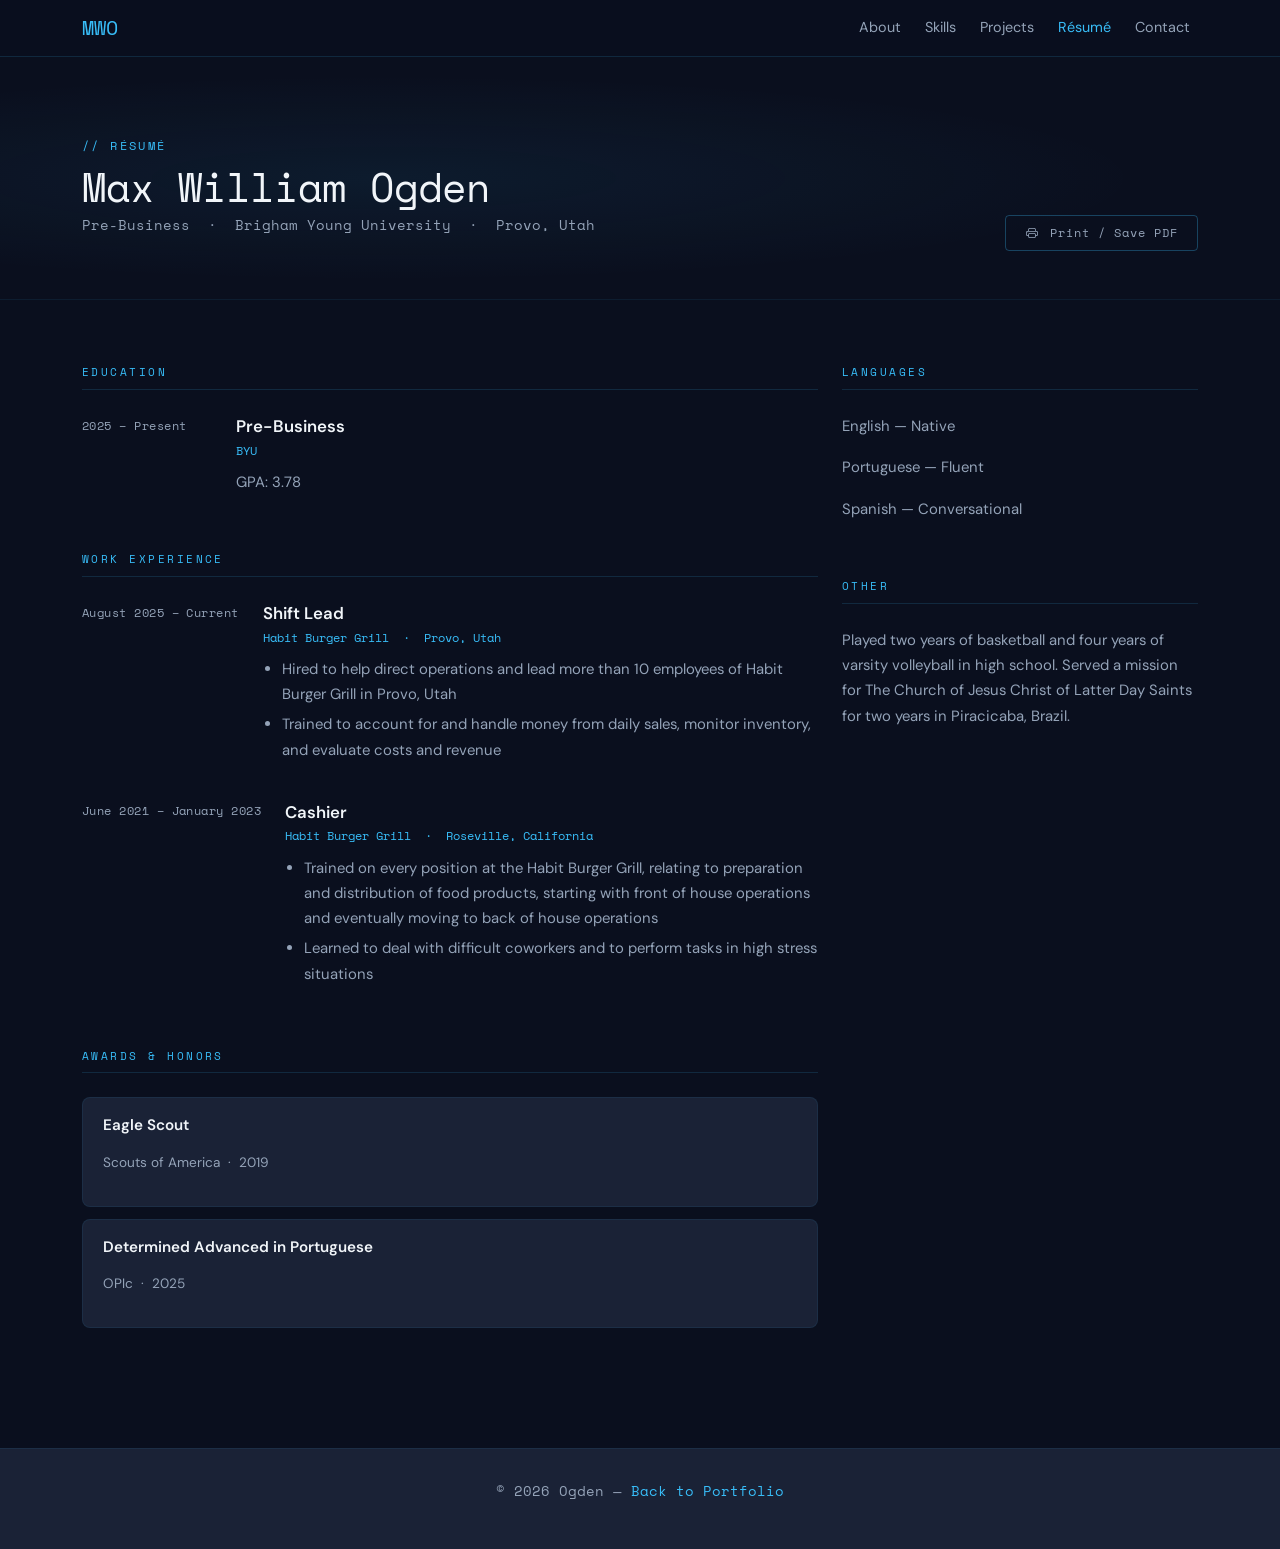
<file: resume.html>
<!DOCTYPE html>
<html lang="en">
<head>
  <meta charset="UTF-8"/>
  <meta name="viewport" content="width=device-width, initial-scale=1.0"/>
  <title>Max Ogden | Résumé</title>

  <link href="https://cdn.jsdelivr.net/npm/bootstrap@5.3.2/dist/css/bootstrap.min.css" rel="stylesheet"/>
  <link href="https://cdn.jsdelivr.net/npm/bootstrap-icons@1.11.3/font/bootstrap-icons.min.css" rel="stylesheet"/>
  <link href="https://fonts.googleapis.com/css2?family=Space+Mono:wght@400;700&family=DM+Sans:wght@300;400;600&display=swap" rel="stylesheet"/>

  <style>
    :root {
      --navy: #0a0f1e;
      --navy-mid: #111827;
      --navy-card: #1a2236;
      --accent: #38bdf8;
      --accent2: #818cf8;
      --text-muted-custom: #94a3b8;
      --white: #f1f5f9;
    }

    body {
      background-color: var(--navy);
      color: var(--white);
      font-family: 'DM Sans', sans-serif;
    }

    h1,h2,h3,h4,.mono { font-family: 'Space Mono', monospace; }

    /* NAVBAR */
    .navbar {
      background: rgba(10,15,30,0.97);
      border-bottom: 1px solid rgba(56,189,248,0.15);
      position: sticky; top:0; z-index:999;
    }
    .navbar-brand { color:var(--accent)!important; font-family:'Space Mono',monospace; }
    .nav-link { color:var(--text-muted-custom)!important; transition:color 0.2s; font-size:0.9rem; }
    .nav-link:hover { color:var(--accent)!important; }

    /* PAGE HEADER */
    .resume-header {
      background: radial-gradient(ellipse at 30% 50%, rgba(56,189,248,0.07) 0%, transparent 60%), var(--navy);
      padding: 5rem 0 3rem;
      border-bottom: 1px solid rgba(56,189,248,0.08);
    }
    .page-tag {
      font-family: 'Space Mono', monospace;
      font-size: 0.75rem;
      color: var(--accent);
      letter-spacing: 0.2em;
      text-transform: uppercase;
      margin-bottom: 0.5rem;
    }

    /* RESUME BODY */
    .resume-body { padding: 4rem 0; }

    .resume-section { margin-bottom: 3.5rem; }
    .resume-section-title {
      font-family: 'Space Mono', monospace;
      font-size: 0.7rem;
      color: var(--accent);
      letter-spacing: 0.22em;
      text-transform: uppercase;
      margin-bottom: 1.5rem;
      padding-bottom: 0.5rem;
      border-bottom: 1px solid rgba(56,189,248,0.15);
    }

    /* Entry block */
    .resume-entry {
      display: flex;
      gap: 1.5rem;
      margin-bottom: 2rem;
    }
    .entry-date {
      font-family: 'Space Mono', monospace;
      font-size: 0.72rem;
      color: var(--text-muted-custom);
      min-width: 130px;
      padding-top: 0.15rem;
      letter-spacing: 0.04em;
    }
    .entry-content { flex: 1; }
    .entry-title {
      font-size: 1.05rem;
      font-weight: 600;
      margin-bottom: 0.15rem;
    }
    .entry-org {
      font-family: 'Space Mono', monospace;
      font-size: 0.78rem;
      color: var(--accent);
      margin-bottom: 0.6rem;
    }
    .entry-desc {
      color: var(--text-muted-custom);
      font-size: 0.93rem;
      line-height: 1.7;
    }
    .entry-desc ul {
      padding-left: 1.2rem;
      margin: 0.4rem 0 0;
    }
    .entry-desc li { margin-bottom: 0.3rem; }

    /* Skills grid */
    .skill-chip {
      display: inline-block;
      background: rgba(56,189,248,0.08);
      border: 1px solid rgba(56,189,248,0.18);
      color: var(--accent);
      font-family: 'Space Mono', monospace;
      font-size: 0.75rem;
      padding: 0.3rem 0.8rem;
      border-radius: 20px;
      margin: 0.25rem;
    }
    .skill-group { margin-bottom: 1.25rem; }
    .skill-group-label {
      font-family: 'Space Mono', monospace;
      font-size: 0.65rem;
      color: var(--text-muted-custom);
      text-transform: uppercase;
      letter-spacing: 0.15em;
      margin-bottom: 0.5rem;
    }

    /* Awards */
    .award-item {
      background: var(--navy-card);
      border: 1px solid rgba(56,189,248,0.08);
      border-radius: 8px;
      padding: 1rem 1.25rem;
      margin-bottom: 0.75rem;
      display: flex;
      align-items: flex-start;
      gap: 1rem;
    }
    .award-icon { color: var(--accent); font-size: 1.1rem; margin-top: 0.1rem; }
    .award-name { font-weight: 600; font-size: 0.95rem; }
    .award-detail { color: var(--text-muted-custom); font-size: 0.85rem; }

    /* Print button */
    .btn-print {
      background: transparent;
      border: 1px solid rgba(56,189,248,0.3);
      color: var(--text-muted-custom);
      font-family: 'Space Mono', monospace;
      font-size: 0.75rem;
      letter-spacing: 0.08em;
      padding: 0.5rem 1.2rem;
      border-radius: 4px;
      transition: all 0.2s;
      cursor: pointer;
    }
    .btn-print:hover {
      border-color: var(--accent);
      color: var(--accent);
    }

    footer {
      background: var(--navy-card);
      border-top: 1px solid rgba(56,189,248,0.08);
      padding: 2rem 0;
      text-align: center;
      color: var(--text-muted-custom);
      font-size: 0.85rem;
      font-family: 'Space Mono', monospace;
    }

    @media print {
      body { background: white; color: #111; }
      .navbar, .btn-print, footer { display: none; }
      .resume-header { background: white; padding: 1rem 0; }
      .resume-section-title { color: #111; border-color: #ddd; }
      .entry-date, .entry-desc, .award-detail { color: #444; }
      .skill-chip { border-color: #aaa; color: #333; background: #f5f5f5; }
    }
  </style>
</head>
<body>

  <!-- NAVBAR -->
  <nav class="navbar navbar-expand-lg">
    <div class="container">
      <a class="navbar-brand" href="index.html">MWO</a>
      <button class="navbar-toggler border-0" type="button" data-bs-toggle="collapse" data-bs-target="#navMenu">
        <span class="navbar-toggler-icon" style="filter:invert(1);"></span>
      </button>
      <div class="collapse navbar-collapse" id="navMenu">
        <ul class="navbar-nav ms-auto gap-2">
          <li class="nav-item"><a class="nav-link" href="index.html#about">About</a></li>
          <li class="nav-item"><a class="nav-link" href="index.html#skills">Skills</a></li>
          <li class="nav-item"><a class="nav-link" href="index.html#projects">Projects</a></li>
          <li class="nav-item"><a class="nav-link" style="color:var(--accent)!important;" href="resume.html">Résumé</a></li>
          <li class="nav-item"><a class="nav-link" href="index.html#contact">Contact</a></li>
        </ul>
      </div>
    </div>
  </nav>

  <!-- PAGE HEADER -->
  <div class="resume-header">
    <div class="container">
      <div class="d-flex justify-content-between align-items-end flex-wrap gap-3">
        <div>
          <p class="page-tag">// Résumé</p>
          <h1 style="font-size:2.5rem;margin-bottom:0.25rem;">Max William Ogden</h1>
          <p style="color:var(--text-muted-custom);font-family:'Space Mono',monospace;font-size:0.85rem;">
            Pre-Business &nbsp;·&nbsp; Brigham Young University &nbsp;·&nbsp; Provo, Utah
          </p>
          <linkedin.com/in/max-ogden-b12b45385/>
          <!-- <p style="color:var(--accent);font-size:0.85rem;">[email] · linkedin.com/in/[handle]</p> -->
        </div>
        <button class="btn-print" onclick="window.print()">
          <i class="bi bi-printer me-1"></i> Print / Save PDF
        </button>
      </div>
    </div>
  </div>

  <!-- RESUME BODY -->
  <div class="resume-body">
    <div class="container">
      <div class="row">
        <div class="col-lg-8">

          <!-- EDUCATION -->
          <div class="resume-section">
            <p class="resume-section-title">Education</p>

            <div class="resume-entry">
              <span class="entry-date">2025 – Present</span>
              <div class="entry-content">
                <p class="entry-title">Pre-Business</p>
                <p class="entry-org">BYU</p>
                <div class="entry-desc">
                  GPA: 3.78  
                </div>
              </div>
            </div>

            <!-- Add more education entries if needed -->

          </div>

          <!-- WORK EXPERIENCE -->
          <div class="resume-section">
            <p class="resume-section-title">Work Experience</p>

            <div class="resume-entry">
              <span class="entry-date">August 2025 – Current</span>
              <div class="entry-content">
                <p class="entry-title">Shift Lead</p>
                <p class="entry-org">Habit Burger Grill &nbsp;·&nbsp; Provo, Utah</p>
                <div class="entry-desc">
                  <ul>
                    <li>Hired to help direct operations and lead more than 10 employees of Habit Burger Grill in Provo, Utah </li>
                    <li>Trained to account for and handle money from daily sales, monitor inventory, and evaluate costs and revenue</li>
                  </ul>
                </div>
              </div>
            </div>

            <!-- Duplicate this block for additional jobs -->
            <div class="resume-entry">
              <span class="entry-date">June 2021 – January 2023</span>
              <div class="entry-content">
                <p class="entry-title">Cashier</p>
                <p class="entry-org">Habit Burger Grill &nbsp;·&nbsp; Roseville, California</p>
                <div class="entry-desc">
                  <ul>
                    <li>Trained on every position at the Habit Burger Grill, relating to preparation and distribution of food products, starting with front of house operations and eventually moving to back of house operations</li>
                    <li>Learned to deal with difficult coworkers and to perform tasks in high stress situations</li>
                  </ul>
                </div>
              </div>
            </div>

          </div>

          <!-- AWARDS & HONORS (optional section) -->
          <div class="resume-section">
            <p class="resume-section-title">Awards &amp; Honors</p>

            <div class="award-item">
              <div>
                <p class="award-name">Eagle Scout</p>
                <p class="award-detail">Scouts of America &nbsp;·&nbsp; 2019</p>
              </div>
            </div>

            <div class="award-item">
              <div>
                <p class="award-name">Determined Advanced in Portuguese</p>
                <p class="award-detail">OPIc &nbsp;·&nbsp; 2025</p>
              </div>
            </div>

            <!-- Add or remove award items as needed -->
          </div>

        </div>

        <!-- SIDEBAR -->
        <div class="col-lg-4">
          <!-- LANGUAGES (optional) -->
          <div class="resume-section">
            <p class="resume-section-title">Languages</p>
            <div class="entry-desc">
              <p>English — Native</p>
              <p>Portuguese — Fluent</p>
              <p>Spanish — Conversational</p>
            </div>
          </div>

          <!-- INTERESTS (optional) -->
          <div class="resume-section">
            <p class="resume-section-title">Other</p>
            <div class="entry-desc" style="color:var(--text-muted-custom);">
              Played two years of basketball and four years of varsity volleyball in high school. Served a mission for The Church of Jesus Christ of Latter Day Saints for two years in Piracicaba, Brazil.
            </div>
          </div>

        </div>
      </div>
    </div>
  </div>

  <footer>
    <p>&copy; 2026 Ogden — <a href="index.html" style="color:var(--accent);text-decoration:none;">Back to Portfolio</a></p>
  </footer>

  <script src="https://cdn.jsdelivr.net/npm/bootstrap@5.3.2/dist/js/bootstrap.bundle.min.js"></script>
</body>
</html>
</file>
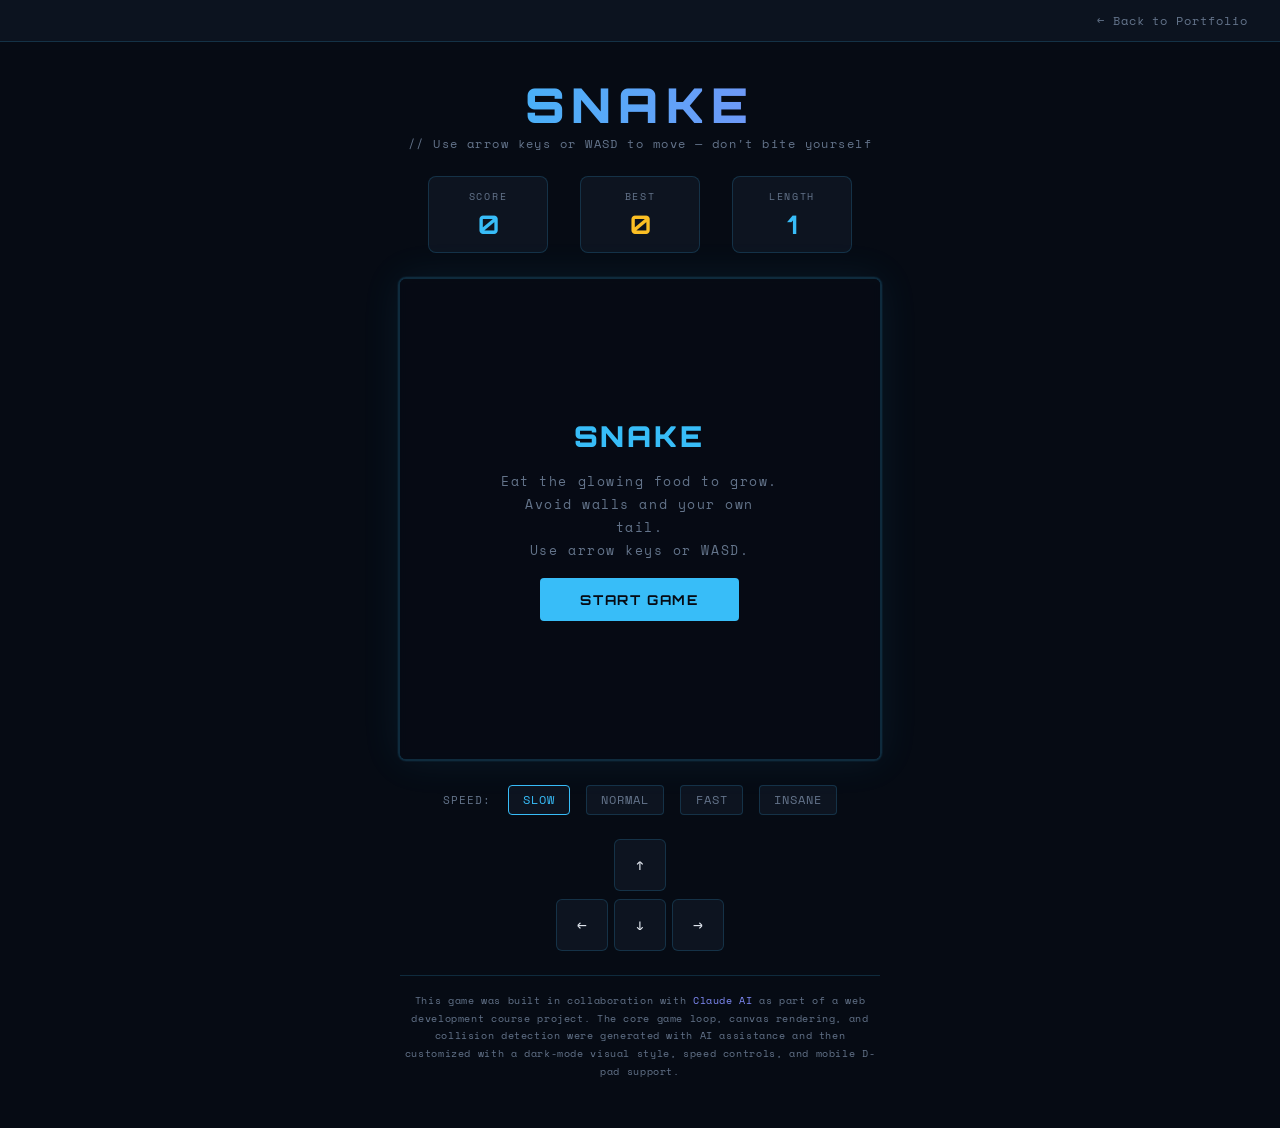
<file: snake.html>
<!DOCTYPE html>
<html lang="en">
<head>
  <meta charset="UTF-8"/>
  <meta name="viewport" content="width=device-width, initial-scale=1.0"/>
  <title>Snake | Ogden's Portfolio</title>
  <link href="https://fonts.googleapis.com/css2?family=Space+Mono:wght@400;700&family=Orbitron:wght@400;700;900&display=swap" rel="stylesheet"/>

  <style>
    :root {
      --bg: #060b14;
      --panel: #0d1420;
      --border: rgba(56,189,248,0.18);
      --accent: #38bdf8;
      --accent2: #818cf8;
      --green: #4ade80;
      --red: #f87171;
      --gold: #fbbf24;
      --text: #e2e8f0;
      --muted: #64748b;
    }

    * { box-sizing: border-box; margin: 0; padding: 0; }

    body {
      background: var(--bg);
      color: var(--text);
      font-family: 'Space Mono', monospace;
      min-height: 100vh;
      display: flex;
      flex-direction: column;
      align-items: center;
    }

    /* ── TOP BAR ── */
    #topbar {
      width: 100%;
      background: rgba(13, 20, 32, 0.95);
      border-bottom: 1px solid var(--border);
      padding: 0.75rem 2rem;
      display: flex;
      justify-content: space-between;
      align-items: center;
    }
    #topbar .brand {
      color: var(--accent);
      font-size: 0.85rem;
      letter-spacing: 0.1em;
      text-decoration: none;
    }
    #topbar a.back {
      color: var(--muted);
      font-size: 0.75rem;
      text-decoration: none;
      letter-spacing: 0.08em;
      transition: color 0.2s;
    }
    #topbar a.back:hover { color: var(--accent); }

    /* ── MAIN WRAPPER ── */
    #game-wrapper {
      width: 100%;
      max-width: 900px;
      padding: 2rem 1rem 3rem;
      display: flex;
      flex-direction: column;
      align-items: center;
      gap: 1.5rem;
    }

    /* ── HEADER ── */
    .game-title {
      font-family: 'Orbitron', monospace;
      font-size: clamp(1.8rem, 5vw, 3rem);
      font-weight: 900;
      letter-spacing: 0.15em;
      text-align: center;
      background: linear-gradient(90deg, var(--accent), var(--accent2));
      -webkit-background-clip: text;
      -webkit-text-fill-color: transparent;
      background-clip: text;
    }
    .game-tagline {
      color: var(--muted);
      font-size: 0.75rem;
      letter-spacing: 0.12em;
      text-align: center;
    }

    /* ── SCOREBOARD ── */
    #scoreboard {
      display: flex;
      gap: 2rem;
      justify-content: center;
      flex-wrap: wrap;
    }
    .score-box {
      background: var(--panel);
      border: 1px solid var(--border);
      border-radius: 8px;
      padding: 0.75rem 2rem;
      text-align: center;
      min-width: 120px;
    }
    .score-label {
      font-size: 0.6rem;
      color: var(--muted);
      letter-spacing: 0.18em;
      text-transform: uppercase;
      margin-bottom: 0.3rem;
    }
    .score-value {
      font-family: 'Orbitron', monospace;
      font-size: 1.6rem;
      font-weight: 700;
      color: var(--accent);
    }
    #best-score .score-value { color: var(--gold); }

    /* ── CANVAS ── */
    #canvas-wrapper {
      position: relative;
      border: 2px solid var(--border);
      border-radius: 8px;
      overflow: hidden;
      box-shadow: 0 0 40px rgba(56,189,248,0.08), 0 0 0 1px rgba(56,189,248,0.05);
    }

    canvas {
      display: block;
      background: #080e1a;
    }

    /* ── OVERLAY (start / game over) ── */
    #overlay {
      position: absolute;
      inset: 0;
      background: rgba(6,11,20,0.88);
      display: flex;
      flex-direction: column;
      align-items: center;
      justify-content: center;
      gap: 1rem;
      backdrop-filter: blur(4px);
    }
    #overlay.hidden { display: none; }

    #overlay-title {
      font-family: 'Orbitron', monospace;
      font-size: 1.8rem;
      font-weight: 900;
      color: var(--accent);
      letter-spacing: 0.1em;
      text-align: center;
    }
    #overlay-sub {
      color: var(--muted);
      font-size: 0.8rem;
      letter-spacing: 0.12em;
      text-align: center;
      max-width: 280px;
      line-height: 1.8;
    }

    #start-btn {
      background: var(--accent);
      color: #060b14;
      border: none;
      font-family: 'Orbitron', monospace;
      font-size: 0.85rem;
      font-weight: 700;
      letter-spacing: 0.12em;
      padding: 0.8rem 2.5rem;
      border-radius: 4px;
      cursor: pointer;
      transition: all 0.2s;
      text-transform: uppercase;
    }
    #start-btn:hover {
      background: #7dd3fc;
      transform: translateY(-2px);
      box-shadow: 0 8px 24px rgba(56,189,248,0.35);
    }

    /* ── CONTROLS ── */
    #controls-panel {
      display: flex;
      flex-direction: column;
      align-items: center;
      gap: 0.5rem;
      width: 100%;
      max-width: 480px;
    }
    .ctrl-row {
      display: flex;
      gap: 0.4rem;
      justify-content: center;
    }
    .key-btn {
      width: 52px;
      height: 52px;
      background: var(--panel);
      border: 1px solid var(--border);
      border-radius: 6px;
      color: var(--text);
      font-family: 'Space Mono', monospace;
      font-size: 1rem;
      cursor: pointer;
      transition: all 0.12s;
      display: flex;
      align-items: center;
      justify-content: center;
      user-select: none;
    }
    .key-btn:active, .key-btn.pressed {
      background: rgba(56,189,248,0.15);
      border-color: var(--accent);
      color: var(--accent);
      transform: scale(0.93);
    }

    /* ── SPEED CONTROL ── */
    #speed-row {
      display: flex;
      align-items: center;
      gap: 1rem;
      flex-wrap: wrap;
      justify-content: center;
    }
    .speed-label {
      font-size: 0.7rem;
      color: var(--muted);
      letter-spacing: 0.1em;
    }
    .speed-btn {
      background: var(--panel);
      border: 1px solid var(--border);
      border-radius: 4px;
      color: var(--muted);
      font-family: 'Space Mono', monospace;
      font-size: 0.72rem;
      padding: 0.35rem 0.9rem;
      cursor: pointer;
      letter-spacing: 0.08em;
      transition: all 0.2s;
    }
    .speed-btn:hover, .speed-btn.active {
      border-color: var(--accent);
      color: var(--accent);
    }

    /* ── AI NOTE ── */
    .ai-note {
      color: var(--muted);
      font-size: 0.65rem;
      letter-spacing: 0.06em;
      text-align: center;
      line-height: 1.7;
      max-width: 480px;
      border-top: 1px solid var(--border);
      padding-top: 1rem;
    }
    .ai-note span { color: var(--accent2); }
  </style>
</head>
<body>

<!-- TOP BAR -->
<div id="topbar">
  <a href="index.html" class="brand"></a>
  <a href="index.html" class="back">← Back to Portfolio</a>
</div>

<!-- GAME WRAPPER -->
<div id="game-wrapper">

  <div>
    <h1 class="game-title">SNAKE</h1>
    <p class="game-tagline">// Use arrow keys or WASD to move — don't bite yourself</p>
  </div>

  <!-- SCOREBOARD -->
  <div id="scoreboard">
    <div class="score-box">
      <p class="score-label">Score</p>
      <p class="score-value" id="score-display">0</p>
    </div>
    <div class="score-box" id="best-score">
      <p class="score-label">Best</p>
      <p class="score-value" id="best-display">0</p>
    </div>
    <div class="score-box">
      <p class="score-label">Length</p>
      <p class="score-value" id="length-display">1</p>
    </div>
  </div>

  <!-- CANVAS -->
  <div id="canvas-wrapper">
    <canvas id="game-canvas" width="480" height="480"></canvas>

    <!-- OVERLAY -->
    <div id="overlay">
      <div id="overlay-title">SNAKE</div>
      <p id="overlay-sub">
        Eat the glowing food to grow.<br>
        Avoid walls and your own tail.<br>
        Use arrow keys or WASD.
      </p>
      <button id="start-btn" onclick="startGame()">START GAME</button>
    </div>
  </div>

  <!-- SPEED CONTROL -->
  <div id="speed-row">
    <span class="speed-label">SPEED:</span>
    <button class="speed-btn active" id="spd-slow" onclick="setSpeed('slow')">SLOW</button>
    <button class="speed-btn" id="spd-normal" onclick="setSpeed('normal')">NORMAL</button>
    <button class="speed-btn" id="spd-fast" onclick="setSpeed('fast')">FAST</button>
    <button class="speed-btn" id="spd-insane" onclick="setSpeed('insane')">INSANE</button>
  </div>

  <!-- ON-SCREEN D-PAD (mobile) -->
  <div id="controls-panel">
    <div class="ctrl-row">
      <button class="key-btn" id="btn-up" onclick="setDir(0,-1)">↑</button>
    </div>
    <div class="ctrl-row">
      <button class="key-btn" id="btn-left" onclick="setDir(-1,0)">←</button>
      <button class="key-btn" id="btn-down" onclick="setDir(0,1)">↓</button>
      <button class="key-btn" id="btn-right" onclick="setDir(1,0)">→</button>
    </div>
  </div>

  <p class="ai-note">
    This game was built in collaboration with <span>Claude AI</span> as part of a web development course project.
    The core game loop, canvas rendering, and collision detection were generated with AI assistance
    and then customized with a dark-mode visual style, speed controls, and mobile D-pad support.
  </p>

</div><!-- /game-wrapper -->

<script>
  // ──────────────────────────────────────────────────
  //  SNAKE GAME — Canvas-based
  //  Built in collaboration with Claude (Anthropic)
  // ──────────────────────────────────────────────────

  const canvas  = document.getElementById('game-canvas');
  const ctx     = canvas.getContext('2d');

  const TILE    = 20;
  const COLS    = canvas.width  / TILE;
  const ROWS    = canvas.height / TILE;

  const SPEEDS  = { slow: 160, normal: 100, fast: 60, insane: 30 };
  let   speed   = 'slow';
  let   interval = null;

  let snake, dir, nextDir, food, score, best, running, particles;

  best = parseInt(localStorage.getItem('snakeBest') || '0');
  document.getElementById('best-display').textContent = best;

  // ── INIT ──
  function startGame() {
    document.getElementById('overlay').classList.add('hidden');
    snake    = [{ x: Math.floor(COLS/2), y: Math.floor(ROWS/2) }];
    dir      = { x: 1, y: 0 };
    nextDir  = { x: 1, y: 0 };
    score    = 0;
    particles = [];
    running  = true;
    placeFood();
    updateHUD();
    clearInterval(interval);
    interval = setInterval(tick, SPEEDS[speed]);
  }

  function setSpeed(s) {
    speed = s;
    document.querySelectorAll('.speed-btn').forEach(b => b.classList.remove('active'));
    document.getElementById('spd-' + s).classList.add('active');
    if (running) {
      clearInterval(interval);
      interval = setInterval(tick, SPEEDS[speed]);
    }
  }

  // ── PLACE FOOD ──
  function placeFood() {
    let pos;
    do {
      pos = { x: Math.floor(Math.random() * COLS), y: Math.floor(Math.random() * ROWS) };
    } while (snake.some(s => s.x === pos.x && s.y === pos.y));
    food = pos;
  }

  // ── TICK ──
  function tick() {
    dir = { ...nextDir };

    const head = { x: snake[0].x + dir.x, y: snake[0].y + dir.y };

    // Wall collision
    if (head.x < 0 || head.x >= COLS || head.y < 0 || head.y >= ROWS) {
      return endGame();
    }
    // Self collision
    if (snake.some(s => s.x === head.x && s.y === head.y)) {
      return endGame();
    }

    snake.unshift(head);

    // Eat food
    if (head.x === food.x && head.y === food.y) {
      score++;
      spawnParticles(food.x, food.y);
      placeFood();
    } else {
      snake.pop();
    }

    updateHUD();
    draw();
  }

  // ── PARTICLES ──
  function spawnParticles(gx, gy) {
    const cx = gx * TILE + TILE/2;
    const cy = gy * TILE + TILE/2;
    for (let i = 0; i < 10; i++) {
      particles.push({
        x: cx, y: cy,
        vx: (Math.random() - 0.5) * 4,
        vy: (Math.random() - 0.5) * 4,
        life: 1,
        color: Math.random() > 0.5 ? '#38bdf8' : '#4ade80'
      });
    }
  }

  function updateParticles() {
    particles = particles.filter(p => p.life > 0);
    particles.forEach(p => {
      p.x += p.vx;
      p.y += p.vy;
      p.life -= 0.06;
      p.vx *= 0.92;
      p.vy *= 0.92;
    });
  }

  // ── DRAW ──
  function draw() {
    // Background
    ctx.fillStyle = '#080e1a';
    ctx.fillRect(0, 0, canvas.width, canvas.height);

    // Grid (subtle)
    ctx.strokeStyle = 'rgba(56,189,248,0.04)';
    ctx.lineWidth = 0.5;
    for (let c = 0; c <= COLS; c++) {
      ctx.beginPath();
      ctx.moveTo(c * TILE, 0);
      ctx.lineTo(c * TILE, canvas.height);
      ctx.stroke();
    }
    for (let r = 0; r <= ROWS; r++) {
      ctx.beginPath();
      ctx.moveTo(0, r * TILE);
      ctx.lineTo(canvas.width, r * TILE);
      ctx.stroke();
    }

    // Particles
    updateParticles();
    particles.forEach(p => {
      ctx.globalAlpha = p.life;
      ctx.fillStyle = p.color;
      ctx.beginPath();
      ctx.arc(p.x, p.y, 3, 0, Math.PI * 2);
      ctx.fill();
    });
    ctx.globalAlpha = 1;

    // Food — glowing circle
    const fx = food.x * TILE + TILE/2;
    const fy = food.y * TILE + TILE/2;
    const pulse = 0.7 + 0.3 * Math.sin(Date.now() / 200);

    const glow = ctx.createRadialGradient(fx, fy, 0, fx, fy, TILE * 0.7 * pulse);
    glow.addColorStop(0, 'rgba(74,222,128,0.9)');
    glow.addColorStop(1, 'rgba(74,222,128,0)');
    ctx.fillStyle = glow;
    ctx.beginPath();
    ctx.arc(fx, fy, TILE * 0.7 * pulse, 0, Math.PI * 2);
    ctx.fill();

    ctx.fillStyle = '#4ade80';
    ctx.beginPath();
    ctx.arc(fx, fy, TILE * 0.3, 0, Math.PI * 2);
    ctx.fill();

    // Snake body
    snake.forEach((seg, i) => {
      const t = i / snake.length;
      const alpha = 1 - t * 0.4;

      if (i === 0) {
        // Head
        const hx = seg.x * TILE + 1;
        const hy = seg.y * TILE + 1;
        const hw = TILE - 2;

        const grad = ctx.createLinearGradient(hx, hy, hx + hw, hy + hw);
        grad.addColorStop(0, '#38bdf8');
        grad.addColorStop(1, '#818cf8');

        ctx.fillStyle = grad;
        ctx.beginPath();
        ctx.roundRect(hx, hy, hw, hw, 4);
        ctx.fill();

        // Eyes
        ctx.fillStyle = '#060b14';
        const ex1 = seg.x * TILE + (dir.x === 1 ? 13 : dir.x === -1 ? 4 : 5);
        const ey1 = seg.y * TILE + (dir.y === 1 ? 13 : dir.y === -1 ? 4 : 5);
        const ex2 = seg.x * TILE + (dir.x === 1 ? 13 : dir.x === -1 ? 4 : 13);
        const ey2 = seg.y * TILE + (dir.y === 1 ? 13 : dir.y === -1 ? 4 : 13);
        ctx.beginPath(); ctx.arc(ex1, ey1, 2, 0, Math.PI*2); ctx.fill();
        ctx.beginPath(); ctx.arc(ex2, ey2, 2, 0, Math.PI*2); ctx.fill();

      } else {
        // Body
        ctx.globalAlpha = alpha;
        ctx.fillStyle = i % 2 === 0 ? '#0ea5e9' : '#38bdf8';
        ctx.beginPath();
        ctx.roundRect(seg.x * TILE + 2, seg.y * TILE + 2, TILE - 4, TILE - 4, 3);
        ctx.fill();
        ctx.globalAlpha = 1;
      }
    });
  }

  // ── HUD ──
  function updateHUD() {
    document.getElementById('score-display').textContent = score;
    document.getElementById('length-display').textContent = snake.length;
    if (score > best) {
      best = score;
      localStorage.setItem('snakeBest', best);
      document.getElementById('best-display').textContent = best;
    }
  }

  // ── GAME OVER ──
  function endGame() {
    running = false;
    clearInterval(interval);

    // Flash red
    ctx.fillStyle = 'rgba(248, 113, 113, 0.15)';
    ctx.fillRect(0, 0, canvas.width, canvas.height);

    document.getElementById('overlay-title').textContent = 'GAME OVER';
    document.getElementById('overlay-sub').innerHTML =
      `Score: <strong style="color:#38bdf8">${score}</strong> &nbsp;|&nbsp; Best: <strong style="color:#fbbf24">${best}</strong><br><br>` +
      `Snake length: ${snake.length} segments`;
    document.getElementById('start-btn').textContent = 'PLAY AGAIN';
    document.getElementById('overlay').classList.remove('hidden');
  }

  // ── INPUT ──
  function setDir(dx, dy) {
    // Prevent reversing
    if (dx !== 0 && dx === -dir.x) return;
    if (dy !== 0 && dy === -dir.y) return;
    nextDir = { x: dx, y: dy };
  }

  document.addEventListener('keydown', e => {
    switch(e.key) {
      case 'ArrowUp':    case 'w': case 'W': e.preventDefault(); setDir(0,-1); break;
      case 'ArrowDown':  case 's': case 'S': e.preventDefault(); setDir(0,1);  break;
      case 'ArrowLeft':  case 'a': case 'A': e.preventDefault(); setDir(-1,0); break;
      case 'ArrowRight': case 'd': case 'D': e.preventDefault(); setDir(1,0);  break;
      case ' ': if (!running) startGame(); break;
    }
  });

  // ── TOUCH SWIPE ──
  let touchStartX, touchStartY;
  canvas.addEventListener('touchstart', e => {
    touchStartX = e.touches[0].clientX;
    touchStartY = e.touches[0].clientY;
    e.preventDefault();
  }, { passive: false });
  canvas.addEventListener('touchend', e => {
    const dx = e.changedTouches[0].clientX - touchStartX;
    const dy = e.changedTouches[0].clientY - touchStartY;
    if (Math.abs(dx) > Math.abs(dy)) {
      setDir(dx > 0 ? 1 : -1, 0);
    } else {
      setDir(0, dy > 0 ? 1 : -1);
    }
    e.preventDefault();
  }, { passive: false });

  // ── DRAW IDLE FRAME ──
  (function idleFrame() {
    if (!running) {
      ctx.fillStyle = '#080e1a';
      ctx.fillRect(0, 0, canvas.width, canvas.height);
    }
  })();
</script>

</body>
</html>
</file>
